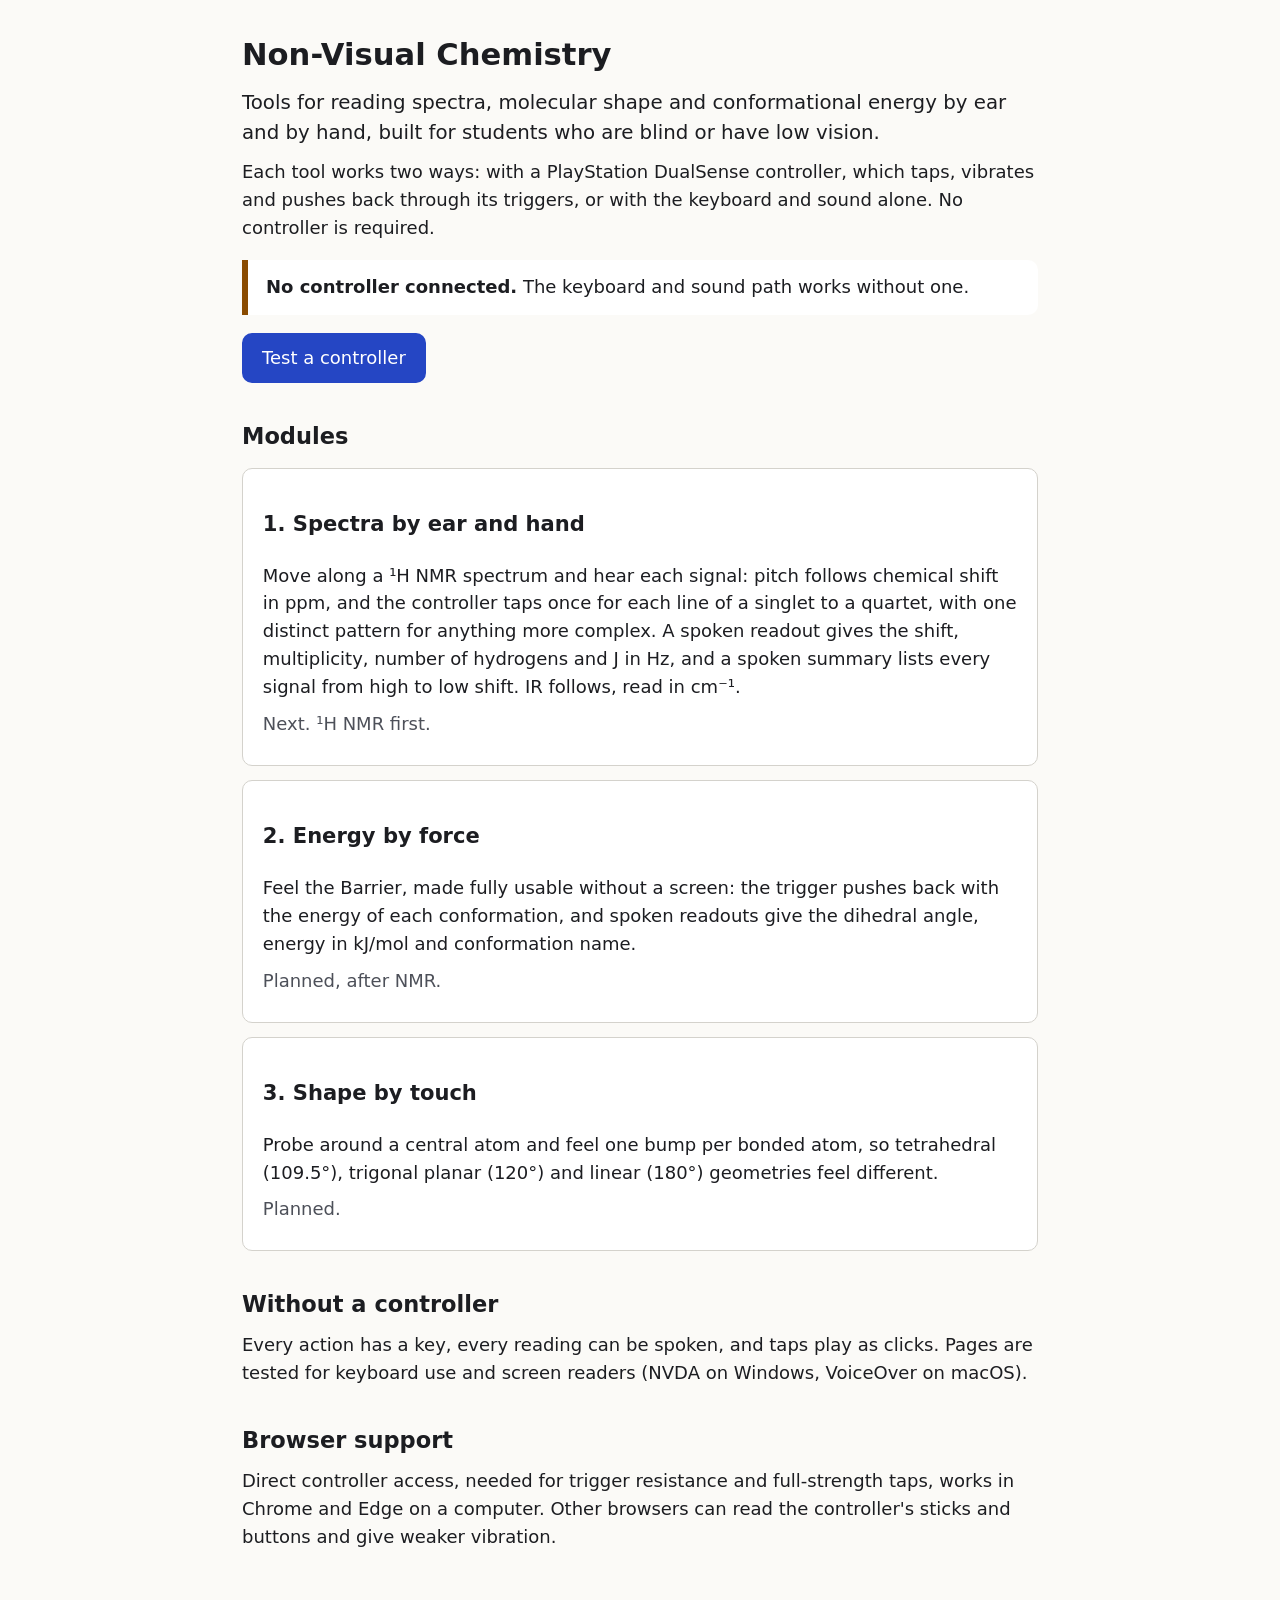
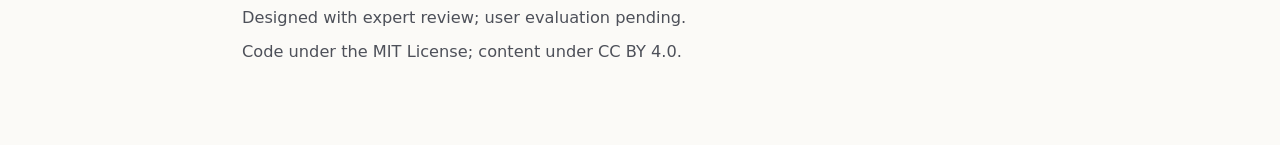
<file: index.html>
<!doctype html>
<html lang="en">
<head>
<meta charset="utf-8">
<meta name="viewport" content="width=device-width, initial-scale=1">
<title>Non-Visual Chemistry</title>
<meta name="description" content="Read NMR and IR spectra, molecular shape and conformational energy by ear and by hand, with a DualSense controller or the keyboard alone.">
<link rel="stylesheet" href="shared/ui.css">
</head>
<body>
<a class="skip" href="#main">Skip to main content</a>
<main id="main">
  <h1>Non-Visual Chemistry</h1>
  <p class="lede">Tools for reading spectra, molecular shape and conformational energy by ear and by hand,
    built for students who are blind or have low vision.</p>
  <p>Each tool works two ways: with a PlayStation DualSense controller, which taps, vibrates and pushes back
    through its triggers, or with the keyboard and sound alone. No controller is required.</p>

  <div class="status" id="status" role="status" aria-live="polite" data-tone="warn">
    <strong id="statusTitle">No controller connected.</strong>
    <span id="statusHelp">The keyboard and sound path works without one.</span>
  </div>
  <div class="row">
    <a class="button primary" href="controller-test.html">Test a controller</a>
  </div>

  <h2>Modules</h2>
  <section class="card" aria-labelledby="m1">
    <h3 id="m1">1. Spectra by ear and hand</h3>
    <p>Move along a ¹H NMR spectrum and hear each signal: pitch follows chemical shift in ppm, and the
      controller taps once for each line of a singlet to a quartet, with one distinct pattern for anything
      more complex. A spoken readout gives the shift, multiplicity, number of hydrogens and J in Hz, and a
      spoken summary lists every signal from high to low shift. IR follows, read in cm⁻¹.</p>
    <p class="muted">Next. ¹H NMR first.</p>
  </section>
  <section class="card" aria-labelledby="m2">
    <h3 id="m2">2. Energy by force</h3>
    <p>Feel the Barrier, made fully usable without a screen: the trigger pushes back with the energy of each
      conformation, and spoken readouts give the dihedral angle, energy in kJ/mol and conformation name.</p>
    <p class="muted">Planned, after NMR.</p>
  </section>
  <section class="card" aria-labelledby="m3">
    <h3 id="m3">3. Shape by touch</h3>
    <p>Probe around a central atom and feel one bump per bonded atom, so tetrahedral (109.5°), trigonal planar
      (120°) and linear (180°) geometries feel different.</p>
    <p class="muted">Planned.</p>
  </section>

  <h2>Without a controller</h2>
  <p>Every action has a key, every reading can be spoken, and taps play as clicks. Pages are tested for
    keyboard use and screen readers (NVDA on Windows, VoiceOver on macOS).</p>

  <h2>Browser support</h2>
  <p>Direct controller access, needed for trigger resistance and full-strength taps, works in Chrome and Edge
    on a computer. Other browsers can read the controller's sticks and buttons and give weaker vibration.</p>

  <footer>
    <p>Designed with expert review; user evaluation pending.</p>
    <p>Code under the MIT License; content under CC BY 4.0.</p>
  </footer>
</main>
<script src="shared/dualsense.js"></script>
<script>
(function () {
  const S = {
    none: ['warn', 'No controller connected.', 'The keyboard and sound path works without one.'],
    usb: ['ok', 'Controller connected by USB cable.', 'Taps and trigger resistance are available.'],
    bt: ['ok', 'Controller connected by Bluetooth.', 'Taps and trigger resistance are available.'],
    gamepad: ['warn', 'A controller is detected but has no direct access.', 'Open the controller test to connect it fully.'],
    unsupported: ['warn', 'This browser cannot connect to the controller directly.', 'Use Chrome or Edge for trigger resistance. The keyboard path works here.']
  };
  function show(s) {
    const t = S[s] || S.none;
    document.getElementById('status').dataset.tone = t[0];
    document.getElementById('statusTitle').textContent = t[1];
    document.getElementById('statusHelp').textContent = ' ' + t[2];
  }
  DualSense.on('status', show);
  show(DualSense.webHidAvailable ? DualSense.status : 'unsupported');
})();
</script>
</body>
</html>
</file>
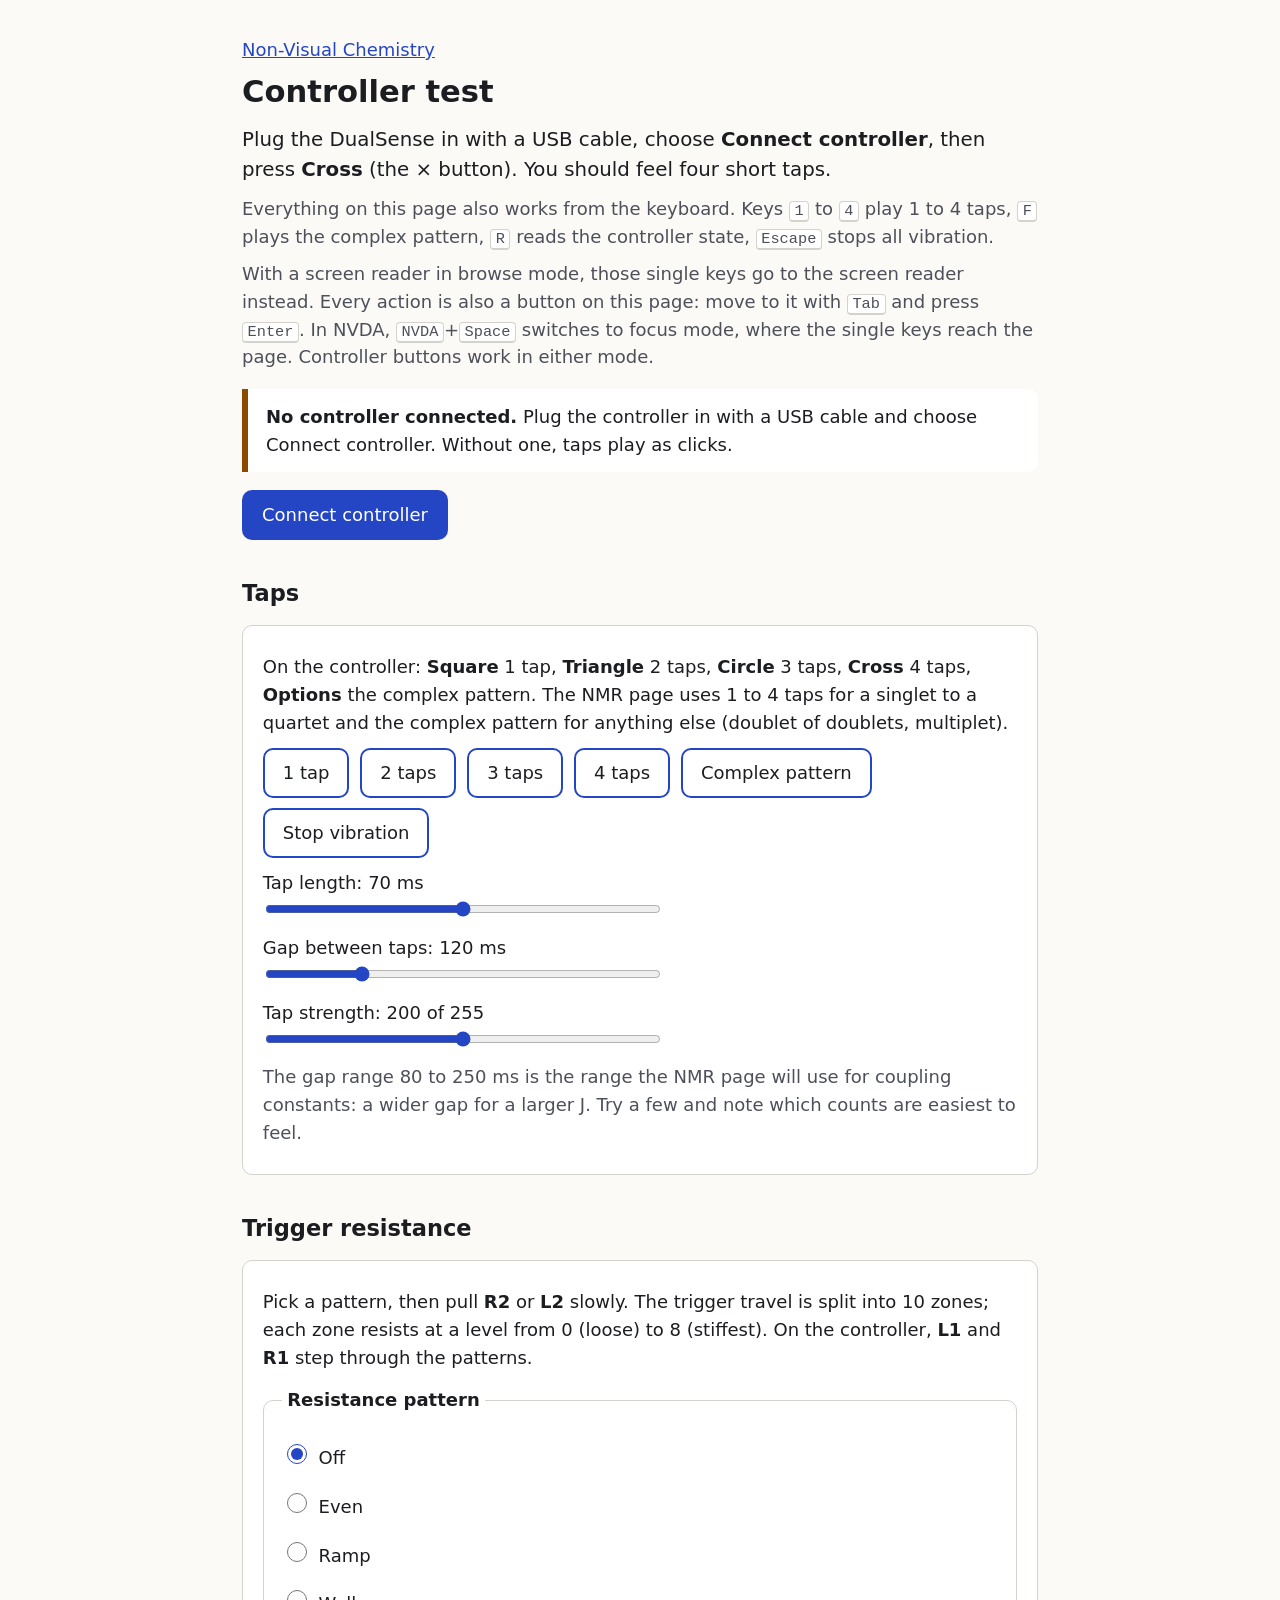
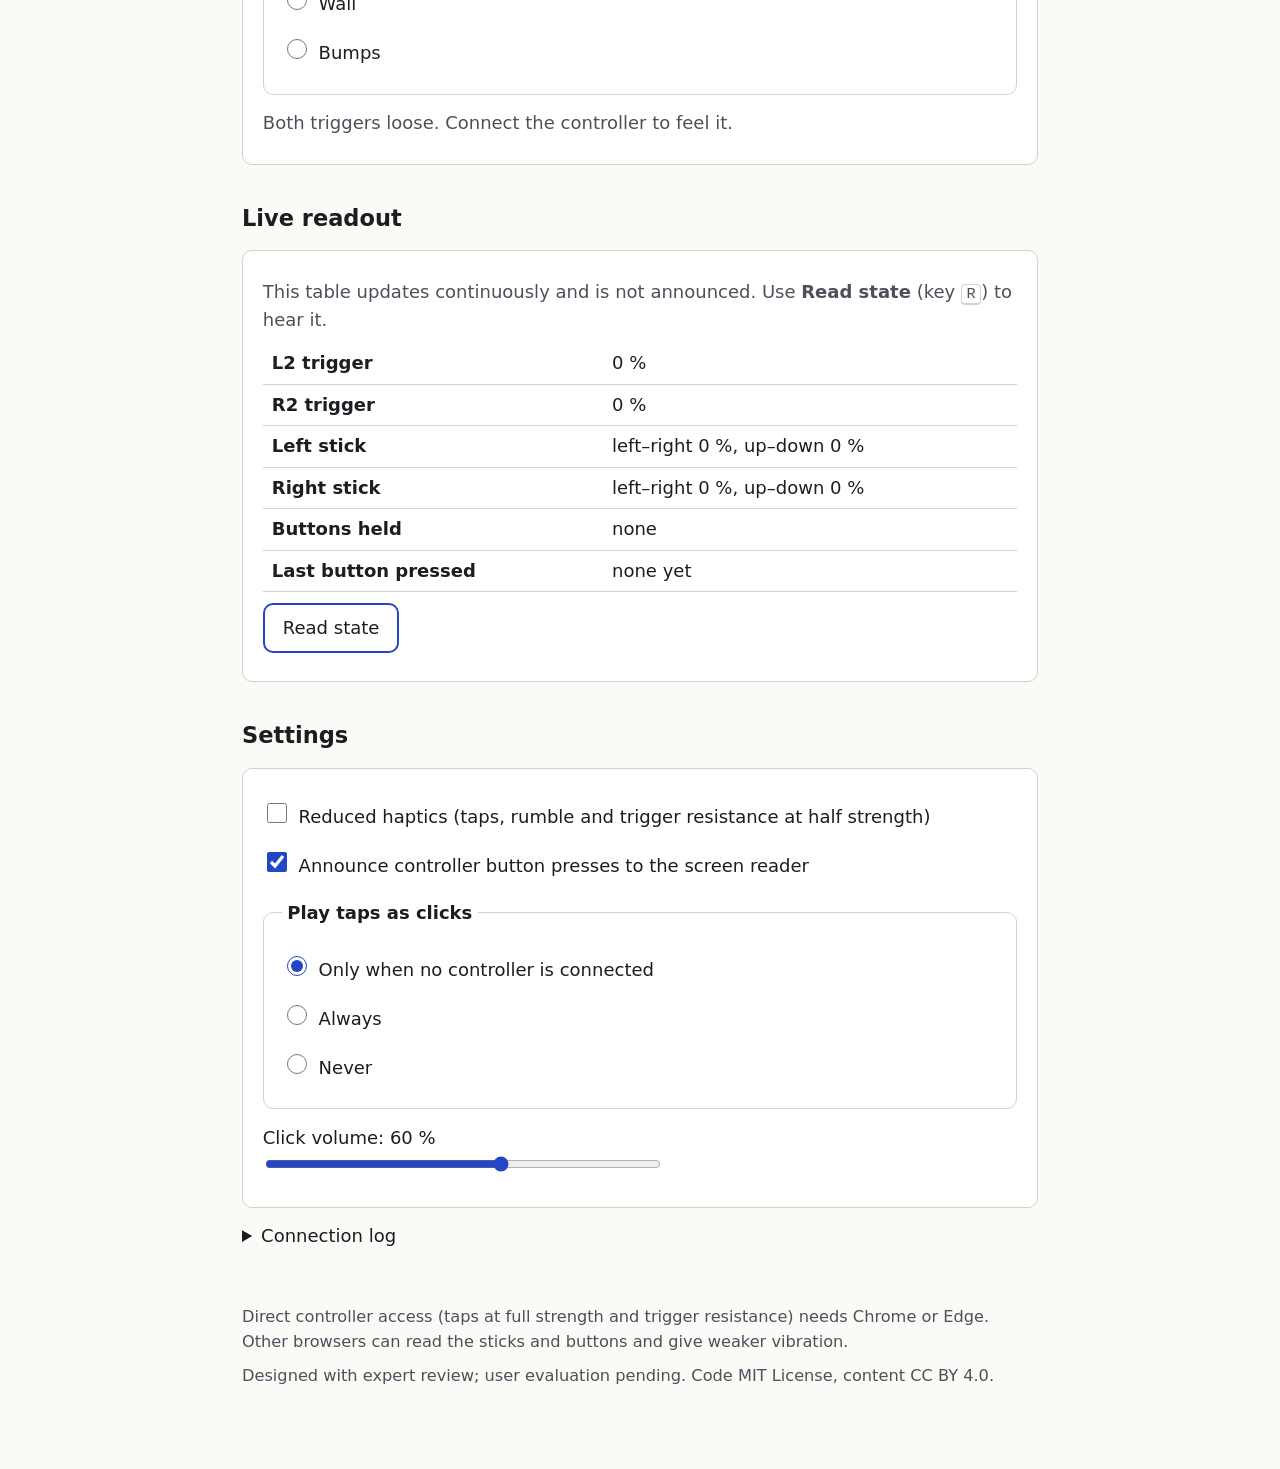
<file: controller-test.html>
<!doctype html>
<html lang="en">
<head>
<meta charset="utf-8">
<meta name="viewport" content="width=device-width, initial-scale=1">
<title>Controller Test</title>
<meta name="description" content="Check that a DualSense controller connects and that taps, trigger resistance, sticks and buttons work, before using the Non-Visual Chemistry modules.">
<link rel="stylesheet" href="shared/ui.css">
</head>
<body>
<a class="skip" href="#main">Skip to main content</a>
<main id="main">
  <p><a href="index.html">Non-Visual Chemistry</a></p>
  <h1>Controller test</h1>
  <p class="lede">Plug the DualSense in with a USB cable, choose <strong>Connect controller</strong>, then press
    <strong>Cross</strong> (the × button). You should feel four short taps.</p>
  <p class="muted">Everything on this page also works from the keyboard. Keys <kbd>1</kbd> to <kbd>4</kbd> play
    1 to 4 taps, <kbd>F</kbd> plays the complex pattern, <kbd>R</kbd> reads the controller state,
    <kbd>Escape</kbd> stops all vibration.</p>
  <p class="muted">With a screen reader in browse mode, those single keys go to the screen reader instead.
    Every action is also a button on this page: move to it with <kbd>Tab</kbd> and press <kbd>Enter</kbd>.
    In NVDA, <kbd>NVDA</kbd>+<kbd>Space</kbd> switches to focus mode, where the single keys reach the page.
    Controller buttons work in either mode.</p>

  <div class="status" id="status" role="status" aria-live="polite" data-tone="warn">
    <strong id="statusTitle">No controller connected.</strong>
    <span id="statusHelp">Plug the controller in with a USB cable and choose Connect controller.</span>
  </div>
  <div class="row">
    <button class="primary" id="connectBtn" type="button">Connect controller</button>
  </div>

  <!-- Polite announcements of button presses; kept separate from the status line -->
  <div id="announce" class="visually-hidden" aria-live="polite"></div>

  <h2 id="tapsHead">Taps</h2>
  <section class="card" aria-labelledby="tapsHead">
    <p>On the controller: <strong>Square</strong> 1 tap, <strong>Triangle</strong> 2 taps,
      <strong>Circle</strong> 3 taps, <strong>Cross</strong> 4 taps, <strong>Options</strong> the complex pattern.
      The NMR page uses 1 to 4 taps for a singlet to a quartet and the complex pattern for anything else
      (doublet of doublets, multiplet).</p>
    <div class="row" role="group" aria-label="Play taps">
      <button type="button" data-taps="1">1 tap</button>
      <button type="button" data-taps="2">2 taps</button>
      <button type="button" data-taps="3">3 taps</button>
      <button type="button" data-taps="4">4 taps</button>
      <button type="button" id="flutterBtn">Complex pattern</button>
      <button type="button" id="stopBtn">Stop vibration</button>
    </div>
    <p>
      <label for="onMs">Tap length: <output id="onMsOut" for="onMs">70 ms</output></label><br>
      <input type="range" id="onMs" min="60" max="80" step="5" value="70">
    </p>
    <p>
      <label for="offMs">Gap between taps: <output id="offMsOut" for="offMs">120 ms</output></label><br>
      <input type="range" id="offMs" min="80" max="250" step="10" value="120">
    </p>
    <p>
      <label for="strength">Tap strength: <output id="strengthOut" for="strength">200 of 255</output></label><br>
      <input type="range" id="strength" min="180" max="220" step="10" value="200">
    </p>
    <p class="muted">The gap range 80 to 250 ms is the range the NMR page will use for coupling
      constants: a wider gap for a larger J. Try a few and note which counts are easiest to feel.</p>
  </section>

  <h2 id="trigHead">Trigger resistance</h2>
  <section class="card" aria-labelledby="trigHead">
    <p>Pick a pattern, then pull <strong>R2</strong> or <strong>L2</strong> slowly. The trigger travel is split into
      10 zones; each zone resists at a level from 0 (loose) to 8 (stiffest). On the controller,
      <strong>L1</strong> and <strong>R1</strong> step through the patterns.</p>
    <fieldset>
      <legend>Resistance pattern</legend>
      <div id="patterns"></div>
    </fieldset>
    <p id="patternNote" class="muted"></p>
  </section>

  <h2 id="liveHead">Live readout</h2>
  <section class="card" aria-labelledby="liveHead">
    <p class="muted">This table updates continuously and is not announced. Use <strong>Read state</strong>
      (key <kbd>R</kbd>) to hear it.</p>
    <table>
      <caption class="visually-hidden">Current controller input</caption>
      <tbody>
        <tr><th scope="row">L2 trigger</th><td class="num" id="vL2">0 %</td></tr>
        <tr><th scope="row">R2 trigger</th><td class="num" id="vR2">0 %</td></tr>
        <tr><th scope="row">Left stick</th><td class="num" id="vLS">left–right 0 %, up–down 0 %</td></tr>
        <tr><th scope="row">Right stick</th><td class="num" id="vRS">left–right 0 %, up–down 0 %</td></tr>
        <tr><th scope="row">Buttons held</th><td id="vBtn">none</td></tr>
        <tr><th scope="row">Last button pressed</th><td id="vLast">none yet</td></tr>
      </tbody>
    </table>
    <div class="row"><button type="button" id="readBtn">Read state</button></div>
  </section>

  <h2 id="setHead">Settings</h2>
  <section class="card" aria-labelledby="setHead">
    <p class="choice"><input type="checkbox" id="reduced"><label for="reduced">Reduced haptics (taps, rumble and
      trigger resistance at half strength)</label></p>
    <p class="choice"><input type="checkbox" id="announceBtns" checked><label for="announceBtns">Announce controller
      button presses to the screen reader</label></p>
    <fieldset>
      <legend>Play taps as clicks</legend>
      <p class="choice"><input type="radio" name="clicks" id="clicksAuto" value="auto" checked><label for="clicksAuto">Only
        when no controller is connected</label></p>
      <p class="choice"><input type="radio" name="clicks" id="clicksAlways" value="always"><label for="clicksAlways">Always</label></p>
      <p class="choice"><input type="radio" name="clicks" id="clicksNever" value="never"><label for="clicksNever">Never</label></p>
    </fieldset>
    <p>
      <label for="volume">Click volume: <output id="volumeOut" for="volume">60 %</output></label><br>
      <input type="range" id="volume" min="0" max="100" step="5" value="60">
    </p>
  </section>

  <details>
    <summary>Connection log</summary>
    <pre class="log" id="log" aria-label="Connection log"></pre>
  </details>

  <footer>
    <p>Direct controller access (taps at full strength and trigger resistance) needs Chrome or Edge.
      Other browsers can read the sticks and buttons and give weaker vibration.</p>
    <p>Designed with expert review; user evaluation pending. Code MIT License, content CC BY 4.0.</p>
  </footer>
</main>

<script src="shared/dualsense.js"></script>
<script>
(function () {
  'use strict';
  const $ = id => document.getElementById(id);
  const DS = window.DualSense;

  /* ---------- Settings, kept in this browser only ---------- */
  const KEY = 'nvc.controllerTest';
  const settings = { onMs: 70, offMs: 120, strength: 200, reduced: false, announce: true, clicks: 'auto', volume: 60, pattern: 'off' };
  try { Object.assign(settings, JSON.parse(localStorage.getItem(KEY) || '{}')); } catch (e) { /* storage unavailable */ }
  function save() { try { localStorage.setItem(KEY, JSON.stringify(settings)); } catch (e) { /* storage unavailable */ } }

  /* ---------- Status ---------- */
  const STATUS = {
    none: ['warn', 'No controller connected.', 'Plug the controller in with a USB cable and choose Connect controller. Without one, taps play as clicks.'],
    usb: ['ok', 'Controller connected by USB cable.', 'Taps and trigger resistance are on. Press Cross to feel four taps.'],
    bt: ['ok', 'Controller connected by Bluetooth.', 'Taps and trigger resistance are on. Press Cross to feel four taps.'],
    gamepad: ['warn', 'The browser sees a controller but has no direct access.', 'Buttons and sticks work and taps are weaker; the triggers cannot push back. Choose Connect controller to give direct access.'],
    unsupported: ['bad', 'This browser cannot connect to the controller directly.', 'Use Chrome or Edge. Everything else on this page still works from the keyboard.'],
    blocked: ['bad', 'The browser blocked the connection.', 'If this page is inside another page, open it on its own and try again.'],
    error: ['bad', 'The controller could not be opened.', 'Close other tabs or programs using it, unplug it, plug it back in, and try again.']
  };
  function showStatus(s) {
    const t = STATUS[s] || STATUS.none;
    $('status').dataset.tone = t[0];
    $('statusTitle').textContent = t[1];
    $('statusHelp').textContent = ' ' + t[2];
    $('connectBtn').textContent = (s === 'usb' || s === 'bt') ? 'Reconnect' : 'Connect controller';
  }
  DS.on('status', s => {
    showStatus(s);
    if (s === 'usb' || s === 'bt') { applyPattern(false); DS.preset('connected'); }
  });

  const logLines = [];
  DS.on('log', msg => {
    const t = new Date();
    const stamp = [t.getHours(), t.getMinutes(), t.getSeconds()].map(n => String(n).padStart(2, '0')).join(':');
    logLines.push(stamp + '  ' + msg);
    while (logLines.length > 60) logLines.shift();
    $('log').textContent = logLines.join('\n');
  });

  $('connectBtn').addEventListener('click', () => { unlockAudio(); DS.connect(); });

  /* ---------- Click sound for taps (Web Audio, starts only after a click or key press) ---------- */
  let ctx = null, noise = null;
  function unlockAudio() {
    if (ctx) { if (ctx.state === 'suspended') ctx.resume(); return; }
    const AC = window.AudioContext || window.webkitAudioContext;
    if (!AC) return;
    ctx = new AC();
    noise = ctx.createBuffer(1, Math.round(ctx.sampleRate * 0.03), ctx.sampleRate);
    const ch = noise.getChannelData(0);
    for (let i = 0; i < ch.length; i++) ch[i] = Math.random() * 2 - 1;
  }
  function clickAt(when) {
    const src = ctx.createBufferSource(); src.buffer = noise;
    const bp = ctx.createBiquadFilter(); bp.type = 'bandpass'; bp.frequency.value = 2000; bp.Q.value = 1.2;
    const g = ctx.createGain();
    const peak = (settings.volume / 100) * 0.9;
    g.gain.setValueAtTime(0.0001, when);
    g.gain.exponentialRampToValueAtTime(Math.max(0.0002, peak), when + 0.002);
    g.gain.exponentialRampToValueAtTime(0.0001, when + 0.025);
    src.connect(bp).connect(g).connect(ctx.destination);
    src.start(when); src.stop(when + 0.03);
  }
  function wantClicks() {
    if (settings.clicks === 'always') return true;
    if (settings.clicks === 'never') return false;
    return !DS.state.connected;
  }
  function playClicks(times) {
    if (!wantClicks() || !ctx || settings.volume === 0) return;
    const t0 = ctx.currentTime + 0.02;
    times.forEach(ms => clickAt(t0 + ms / 1000));
  }

  /* ---------- Taps ---------- */
  function tapOpts() { return { onMs: settings.onMs, offMs: settings.offMs, strong: settings.strength }; }
  function playTaps(n) {
    DS.tap(n, tapOpts());
    const times = [];
    for (let i = 0; i < n; i++) times.push(i * (settings.onMs + settings.offMs));
    playClicks(times);
  }
  function playFlutter() {
    DS.preset('flutter');
    playClicks([0, 80, 170, 255, 330]); // start of each pulse in the driver's 400 ms flutter
  }
  document.querySelectorAll('[data-taps]').forEach(b => b.addEventListener('click', () => { unlockAudio(); playTaps(+b.dataset.taps); }));
  $('flutterBtn').addEventListener('click', () => { unlockAudio(); playFlutter(); });
  $('stopBtn').addEventListener('click', () => { DS.stopHaptics(); say('Vibration stopped.'); });

  // unit is printed; spoken is what a screen reader announces as the slider's value
  function bindRange(id, outId, key, unit, spoken) {
    const el = $(id);
    el.value = settings[key];
    const show = () => {
      $(outId).textContent = el.value + unit;
      el.setAttribute('aria-valuetext', el.value + spoken);
    };
    show();
    el.addEventListener('input', () => { settings[key] = +el.value; show(); save(); });
  }
  bindRange('onMs', 'onMsOut', 'onMs', ' ms', ' milliseconds');
  bindRange('offMs', 'offMsOut', 'offMs', ' ms', ' milliseconds');
  bindRange('strength', 'strengthOut', 'strength', ' of 255', ' of 255');
  bindRange('volume', 'volumeOut', 'volume', ' %', ' percent');

  /* ---------- Trigger resistance patterns (level 0–8 for each of the 10 zones) ---------- */
  const PATTERNS = [
    { id: 'off',   name: 'Off', zones: null, note: 'Both triggers loose.' },
    { id: 'even',  name: 'Even', zones: [4, 4, 4, 4, 4, 4, 4, 4, 4, 4], note: 'Level 4 of 8 the whole way.' },
    { id: 'ramp',  name: 'Ramp', zones: [0, 1, 2, 3, 4, 5, 6, 7, 8, 8], note: 'Loose at the start, rising one level per zone to 8 of 8.' },
    { id: 'wall',  name: 'Wall', zones: [0, 0, 0, 0, 0, 0, 0, 8, 8, 8], note: 'Loose for the first 7 zones, then 8 of 8 for the last 3.' },
    { id: 'bumps', name: 'Bumps', zones: [0, 6, 0, 6, 0, 6, 0, 6, 0, 6], note: 'Alternating loose and level 6 of 8: five bumps across the pull.' }
  ];
  const holder = $('patterns');
  PATTERNS.forEach(p => {
    const row = document.createElement('p');
    row.className = 'choice';
    row.innerHTML = '<input type="radio" name="pattern" id="pat-' + p.id + '" value="' + p.id + '"><label for="pat-' + p.id + '">' + p.name + '</label>';
    holder.appendChild(row);
  });
  function patternIndex() { return Math.max(0, PATTERNS.findIndex(p => p.id === settings.pattern)); }
  function applyPattern(announce) {
    const p = PATTERNS[patternIndex()];
    $('pat-' + p.id).checked = true;
    $('patternNote').textContent = p.note + (DS.hasResistance ? '' : ' Connect the controller to feel it.');
    DS.setTrigger('both', p.zones);
    if (announce) say('Resistance: ' + p.name + '. ' + p.note);
  }
  holder.addEventListener('change', e => {
    if (e.target.name === 'pattern') { settings.pattern = e.target.value; save(); applyPattern(false); }
  });
  function stepPattern(d) {
    const i = (patternIndex() + d + PATTERNS.length) % PATTERNS.length;
    settings.pattern = PATTERNS[i].id; save(); applyPattern(true);
  }

  /* ---------- Settings ---------- */
  $('reduced').checked = settings.reduced;
  DS.reducedHaptics = settings.reduced;
  $('reduced').addEventListener('change', e => {
    settings.reduced = e.target.checked; DS.reducedHaptics = settings.reduced; save(); applyPattern(false);
  });
  $('announceBtns').checked = settings.announce;
  $('announceBtns').addEventListener('change', e => { settings.announce = e.target.checked; save(); });
  document.querySelectorAll('input[name="clicks"]').forEach(r => {
    r.checked = r.value === settings.clicks;
    r.addEventListener('change', () => { if (r.checked) { settings.clicks = r.value; save(); } });
  });

  /* ---------- Announcements ---------- */
  let clearTimer = 0;
  function say(text) {
    const el = $('announce');
    el.textContent = '';
    // A fresh text node after a short pause makes screen readers repeat identical messages
    setTimeout(() => { el.textContent = text; }, 30);
    clearTimeout(clearTimer);
    clearTimer = setTimeout(() => { el.textContent = ''; }, 4000);
  }

  /* ---------- Controller buttons ---------- */
  const ACTIONS = {
    square: ['1 tap', () => playTaps(1)],
    triangle: ['2 taps', () => playTaps(2)],
    circle: ['3 taps', () => playTaps(3)],
    cross: ['4 taps', () => playTaps(4)],
    options: ['complex pattern', () => playFlutter()],
    l1: [null, () => stepPattern(-1)],
    r1: [null, () => stepPattern(1)]
  };
  DS.on('button', (name, down) => {
    if (!down) return;
    const label = DS.LABELS[name] || name;
    $('vLast').textContent = label;
    const act = ACTIONS[name];
    if (act) {
      act[1]();
      if (act[0] && settings.announce) say(label + ': ' + act[0] + '.');
    } else if (settings.announce) {
      say(label + '.');
    }
  });

  /* ---------- Live readout ---------- */
  const pct = v => Math.round(v * 100);
  const signed = v => { const n = pct(v); return (n > 0 ? '+' : '') + n + ' %'; };
  function stickText(x, y) { return 'left–right ' + signed(x) + ', up–down ' + signed(-y); }
  function heldText() {
    const held = DS.BUTTON_NAMES.filter(n => DS.state.buttons[n]).map(n => DS.LABELS[n]);
    return held.length ? held.join(', ') : 'none';
  }
  setInterval(() => {
    const s = DS.state;
    $('vL2').textContent = pct(s.l2) + ' %';
    $('vR2').textContent = pct(s.r2) + ' %';
    $('vLS').textContent = stickText(s.lx, s.ly);
    $('vRS').textContent = stickText(s.rx, s.ry);
    $('vBtn').textContent = heldText();
  }, 100);
  function readState() {
    const s = DS.state;
    say('L2 ' + pct(s.l2) + ' percent. R2 ' + pct(s.r2) + ' percent. Left stick ' + stickText(s.lx, s.ly).replace(/%/g, 'percent') +
      '. Right stick ' + stickText(s.rx, s.ry).replace(/%/g, 'percent') + '. Buttons held: ' + heldText() + '.');
  }
  $('readBtn').addEventListener('click', readState);

  /* ---------- Keyboard ---------- */
  document.addEventListener('keydown', e => {
    if (e.ctrlKey || e.metaKey || e.altKey) return;
    const tag = (e.target.tagName || '').toLowerCase();
    if (tag === 'textarea' || (tag === 'input' && /^(text|search|number|email)$/.test(e.target.type))) return;
    unlockAudio();
    if (/^[1-4]$/.test(e.key)) { playTaps(+e.key); e.preventDefault(); }
    else if (e.key === 'f' || e.key === 'F') { playFlutter(); }
    else if (e.key === 'r' || e.key === 'R') { readState(); }
    else if (e.key === 'Escape') { DS.stopHaptics(); say('Vibration stopped.'); }
  });
  document.addEventListener('pointerdown', unlockAudio, { once: true });

  showStatus(DS.status);
  applyPattern(false);
})();
</script>
</body>
</html>
</file>
<file: shared/ui.css>
/* ui.css — shared styles for Non-Visual Chemistry. MIT License.
   The visual layer is secondary: every page must work by keyboard, screen reader and controller alone.
   Colors meet WCAG 2.1 AA contrast in both light and dark themes. */

:root {
  --bg: #fbfaf7;
  --surface: #ffffff;
  --text: #1c1d21;
  --muted: #4d5059;
  --line: #d4d2cc;
  --accent: #2546c4;
  --accent-text: #ffffff;
  --ok: #1d6b3a;
  --warn: #8a4b00;
  --bad: #a3202a;
  --focus: #c2410c;
  --radius: 10px;
  color-scheme: light;
}
@media (prefers-color-scheme: dark) {
  :root:not([data-theme="light"]) {
    --bg: #15161a;
    --surface: #1f2026;
    --text: #ecebe6;
    --muted: #b4b3ad;
    --line: #3a3b43;
    --accent: #8aa2ff;
    --accent-text: #0e1020;
    --ok: #6fd391;
    --warn: #f0b660;
    --bad: #ff8a8f;
    --focus: #ffb067;
    color-scheme: dark;
  }
}
:root[data-theme="dark"] {
  --bg: #15161a;
  --surface: #1f2026;
  --text: #ecebe6;
  --muted: #b4b3ad;
  --line: #3a3b43;
  --accent: #8aa2ff;
  --accent-text: #0e1020;
  --ok: #6fd391;
  --warn: #f0b660;
  --bad: #ff8a8f;
  --focus: #ffb067;
  color-scheme: dark;
}

* { box-sizing: border-box; }
html { font-size: 112.5%; } /* 18 px base */
body {
  margin: 0;
  background: var(--bg);
  color: var(--text);
  font-family: system-ui, -apple-system, "Segoe UI", Roboto, sans-serif;
  line-height: 1.55;
}
main { max-width: 46rem; margin: 0 auto; padding: 1.5rem 16px 4rem; }
h1 { font-size: 1.7rem; line-height: 1.25; margin: 0.5rem 0 0.75rem; }
h2 { font-size: 1.25rem; margin: 2rem 0 0.5rem; }
p { margin: 0.5rem 0; }
a { color: var(--accent); }
.muted { color: var(--muted); }
.lede { font-size: 1.1rem; }

.skip { position: absolute; left: -999px; top: 0; }
.skip:focus { left: 16px; top: 8px; z-index: 10; background: var(--surface); padding: 0.5rem 0.75rem; }

:focus-visible { outline: 3px solid var(--focus); outline-offset: 3px; }

button, .button {
  font: inherit;
  min-height: 44px;
  padding: 0.5rem 1rem;
  border-radius: var(--radius);
  border: 2px solid var(--accent);
  background: var(--surface);
  color: var(--text);
  cursor: pointer;
  text-decoration: none;
  display: inline-flex;
  align-items: center;
  gap: 0.4rem;
}
button.primary, .button.primary { background: var(--accent); color: var(--accent-text); }
button:hover { filter: brightness(1.05); }
button[disabled] { opacity: 0.55; cursor: not-allowed; }

.row { display: flex; flex-wrap: wrap; gap: 0.6rem; align-items: center; margin: 0.6rem 0; }

.card {
  background: var(--surface);
  border: 1px solid var(--line);
  border-radius: var(--radius);
  padding: 1rem 1.1rem;
  margin: 0.8rem 0;
}

.status {
  border-left: 6px solid var(--muted);
  background: var(--surface);
  padding: 0.75rem 1rem;
  border-radius: 0 var(--radius) var(--radius) 0;
  margin: 1rem 0;
}
.status[data-tone="ok"] { border-left-color: var(--ok); }
.status[data-tone="warn"] { border-left-color: var(--warn); }
.status[data-tone="bad"] { border-left-color: var(--bad); }

fieldset { border: 1px solid var(--line); border-radius: var(--radius); padding: 0.75rem 1rem; margin: 0.8rem 0; }
legend { font-weight: 600; padding: 0 0.3rem; }
label { cursor: pointer; }
.choice { display: flex; gap: 0.5rem; align-items: baseline; padding: 0.25rem 0; }
input[type="range"] { width: min(100%, 22rem); accent-color: var(--accent); }
input[type="checkbox"], input[type="radio"] { width: 1.1rem; height: 1.1rem; accent-color: var(--accent); }

table { border-collapse: collapse; width: 100%; }
th, td { text-align: left; padding: 0.35rem 0.5rem; border-bottom: 1px solid var(--line); }
td.num { font-variant-numeric: tabular-nums; }

kbd {
  font: 0.85em ui-monospace, SFMono-Regular, Consolas, monospace;
  border: 1px solid var(--line);
  border-bottom-width: 2px;
  border-radius: 4px;
  padding: 0 0.3em;
  background: var(--surface);
}

pre.log {
  background: var(--surface);
  border: 1px solid var(--line);
  border-radius: var(--radius);
  padding: 0.6rem 0.8rem;
  max-height: 14rem;
  overflow: auto;
  font-size: 0.85rem;
  white-space: pre-wrap;
}

.visually-hidden {
  position: absolute; width: 1px; height: 1px; padding: 0; margin: -1px;
  overflow: hidden; clip: rect(0 0 0 0); white-space: nowrap; border: 0;
}

footer { margin-top: 3rem; font-size: 0.9rem; color: var(--muted); }

@media (prefers-reduced-motion: reduce) {
  * { animation: none !important; transition: none !important; scroll-behavior: auto !important; }
}
</file>
